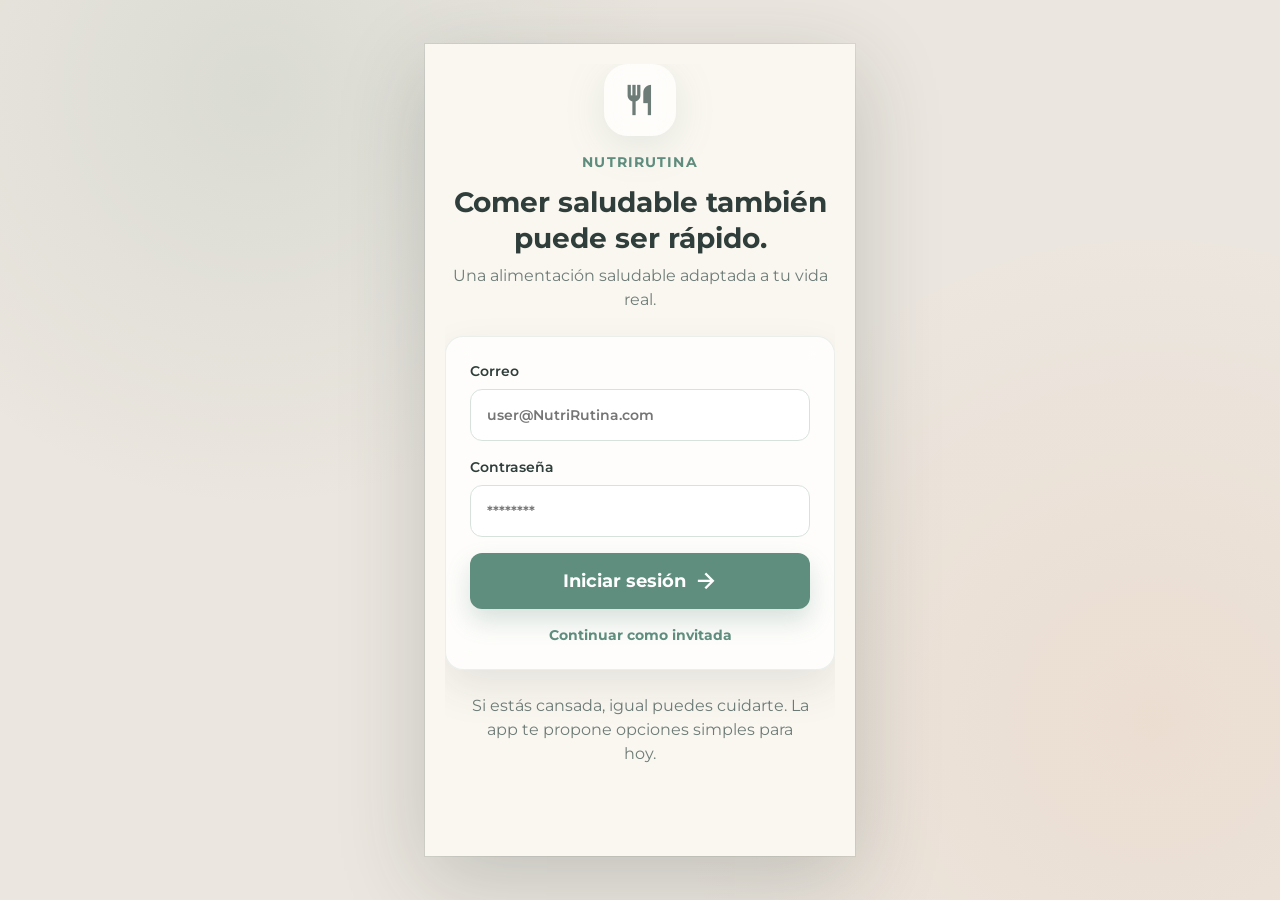
<file: index.html>
﻿<!DOCTYPE html>
<html lang="es">
<head>
  <meta charset="utf-8">
  <meta name="viewport" content="width=device-width, initial-scale=1.0">
  <title>NutriRutina - Iniciar sesi&oacute;n</title>
  <link rel="preconnect" href="https://fonts.googleapis.com">
  <link rel="preconnect" href="https://fonts.gstatic.com" crossorigin>
  <link href="https://fonts.googleapis.com/css2?family=Montserrat:wght@400;500;600;700&display=swap" rel="stylesheet">
  <link href="https://fonts.googleapis.com/css2?family=Material+Symbols+Outlined:wght,FILL@100..700,0..1&display=swap" rel="stylesheet">
  <link rel="stylesheet" href="./styles/base.css">
  <link rel="stylesheet" href="./styles/login.css">
</head>
<body class="login-page">
  <div class="login-background" aria-hidden="true">
    <span></span>
    <span></span>
  </div>

  <main class="login-shell" aria-labelledby="login-title">
    <section class="login-brand">
      <div class="login-logo" aria-hidden="true">
        <span class="material-symbols-outlined">restaurant</span>
      </div>
      <p>NutriRutina</p>
      <h1 id="login-title">Comer saludable tambi&eacute;n puede ser r&aacute;pido.</h1>
      <span>Una alimentaci&oacute;n saludable adaptada a tu vida real.</span>
    </section>

    <form class="login-card" data-login-form>
      <label>
        Correo
        <input type="email" name="email" placeholder="user@NutriRutina.com" autocomplete="email">
      </label>

      <label>
        Contrase&ntilde;a
        <input type="password" name="password" placeholder="********" autocomplete="current-password">
      </label>

      <button class="login-button" type="submit">
        Iniciar sesi&oacute;n
        <span class="material-symbols-outlined" aria-hidden="true">arrow_forward</span>
      </button>

      <a class="guest-link" href="./bienvenida.html">Continuar como invitada</a>
    </form>

    <p class="login-footnote">Si est&aacute;s cansada, igual puedes cuidarte. La app te propone opciones simples para hoy.</p>
  </main>
  <script src="./scripts/prototype-shell.js"></script>
  <script src="./scripts/login.js"></script>
</body>
</html>
</file>
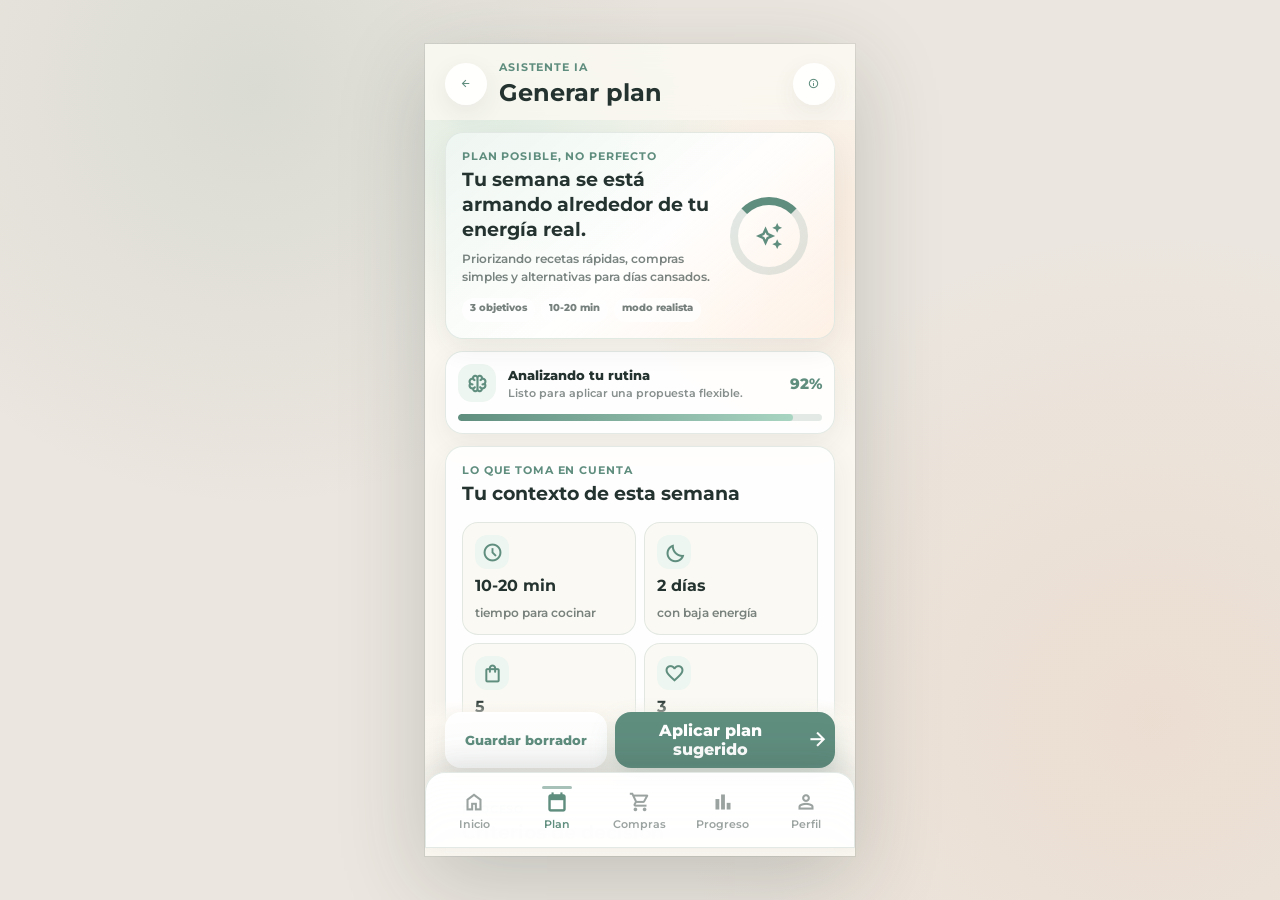
<file: plan-ia.html>
<!DOCTYPE html>
<html lang="es">
<head>
  <meta charset="utf-8">
  <meta name="viewport" content="width=device-width, initial-scale=1.0, viewport-fit=cover">
  <title>NutriRutina - Plan con IA</title>
  <link rel="preconnect" href="https://fonts.googleapis.com">
  <link rel="preconnect" href="https://fonts.gstatic.com" crossorigin>
  <link href="https://fonts.googleapis.com/css2?family=Montserrat:wght@400;500;600;700&display=swap" rel="stylesheet">
  <link href="https://fonts.googleapis.com/css2?family=Material+Symbols+Outlined:wght,FILL@100..700,0..1&display=swap" rel="stylesheet">
  <link rel="stylesheet" href="./styles/base.css">
  <link rel="stylesheet" href="./styles/plan-ia.css">
</head>
<body class="ai-plan-page">
  <header class="ai-header">
    <button class="back-button" type="button" data-next-screen="./plan-semanal.html" aria-label="Volver al plan semanal">
      <span class="material-symbols-outlined" aria-hidden="true">arrow_back</span>
    </button>
    <div>
      <span>Asistente IA</span>
      <h1>Generar plan</h1>
    </div>
    <button class="ai-help" type="button" data-toast="La IA adapta opciones usando tu rutina, energia y tiempo disponible." aria-label="Ver ayuda">
      <span class="material-symbols-outlined" aria-hidden="true">info</span>
    </button>
  </header>

  <main class="ai-content">
    <section class="ai-hero" aria-label="Resumen del plan inteligente">
      <div class="ai-copy">
        <span class="eyebrow">Plan posible, no perfecto</span>
        <h2>Tu semana se est&aacute; armando alrededor de tu energ&iacute;a real.</h2>
        <p id="ai-summary">Priorizando recetas r&aacute;pidas, compras simples y alternativas para d&iacute;as cansados.</p>
        <div class="ai-status-pills" aria-label="Estado de generacion">
          <span>3 objetivos</span>
          <span>10-20 min</span>
          <span>modo realista</span>
        </div>
      </div>
      <div class="ai-orbit" aria-hidden="true">
        <span class="material-symbols-outlined">auto_awesome</span>
      </div>
    </section>

    <section class="generation-card" aria-label="Estado de generacion del plan">
      <div class="generation-top">
        <span class="material-symbols-outlined" aria-hidden="true">neurology</span>
        <div>
          <strong>Analizando tu rutina</strong>
          <p>Listo para aplicar una propuesta flexible.</p>
        </div>
        <em>92%</em>
      </div>
      <div class="generation-meter" aria-hidden="true"><span></span></div>
    </section>

    <section class="ai-inputs" aria-labelledby="ai-inputs-title">
      <div class="section-heading">
        <span>Lo que toma en cuenta</span>
        <h2 id="ai-inputs-title">Tu contexto de esta semana</h2>
      </div>

      <div class="context-grid">
        <article>
          <span class="material-symbols-outlined" aria-hidden="true">schedule</span>
          <strong>10-20 min</strong>
          <p>tiempo para cocinar</p>
        </article>
        <article>
          <span class="material-symbols-outlined" aria-hidden="true">bedtime</span>
          <strong>2 d&iacute;as</strong>
          <p>con baja energ&iacute;a</p>
        </article>
        <article>
          <span class="material-symbols-outlined" aria-hidden="true">shopping_bag</span>
          <strong>5</strong>
          <p>compras pendientes</p>
        </article>
        <article>
          <span class="material-symbols-outlined" aria-hidden="true">favorite</span>
          <strong>3</strong>
          <p>objetivos activos</p>
        </article>
      </div>
    </section>

    <section class="ai-process" aria-labelledby="ai-process-title">
      <div class="section-heading">
        <span>Proceso</span>
        <h2 id="ai-process-title">Criterios de decisi&oacute;n</h2>
      </div>

      <ol class="process-list">
        <li class="is-done">
          <span class="material-symbols-outlined" aria-hidden="true">check</span>
          Detecta tus comidas base y preferencias.
        </li>
        <li class="is-done">
          <span class="material-symbols-outlined" aria-hidden="true">check</span>
          Prioriza recetas r&aacute;pidas para d&iacute;as ocupados.
        </li>
        <li class="is-active">
          <span class="material-symbols-outlined" aria-hidden="true">auto_awesome</span>
          Equilibra variedad, energ&iacute;a y lista de compras.
        </li>
      </ol>
    </section>

    <section class="ai-preview" aria-labelledby="ai-preview-title">
      <div class="section-heading">
        <span>Resultado sugerido</span>
        <h2 id="ai-preview-title">Tu semana ajustada</h2>
      </div>

      <div class="match-card">
        <div>
          <span>afinidad del plan</span>
          <strong>88%</strong>
        </div>
        <p>El plan evita exigirte de m&aacute;s y deja margen para cambiar comidas si el d&iacute;a se complica.</p>
      </div>

      <article class="suggestion-card is-primary">
        <div>
          <span class="material-symbols-outlined" aria-hidden="true">wb_sunny</span>
          <strong>Lunes a mi&eacute;rcoles</strong>
          <p>Comidas completas, preparaci&oacute;n corta y una base repetible.</p>
        </div>
        <em>78% afinidad</em>
      </article>

      <article class="suggestion-card">
        <div>
          <span class="material-symbols-outlined" aria-hidden="true">bolt</span>
          <strong>Jueves ocupado</strong>
          <p>Opci&oacute;n r&aacute;pida: bowl listo con prote&iacute;na y vegetales.</p>
        </div>
        <em>15 min</em>
      </article>

      <article class="suggestion-card">
        <div>
          <span class="material-symbols-outlined" aria-hidden="true">nights_stay</span>
          <strong>Viernes cansado</strong>
          <p>Cena ligera sin cocinar: yogur, fruta y frutos secos.</p>
        </div>
        <em>sin culpa</em>
      </article>
    </section>

    <section class="ai-adjustments" aria-labelledby="ai-adjust-title">
      <div class="section-heading">
        <span>Ajustes r&aacute;pidos</span>
        <h2 id="ai-adjust-title">Personaliza antes de aplicar</h2>
      </div>

      <div class="adjustment-chips" role="group" aria-label="Ajustes del plan">
        <button class="is-active" type="button" data-ai-mode="rapido">M&aacute;s r&aacute;pido</button>
        <button type="button" data-ai-mode="economico">M&aacute;s econ&oacute;mico</button>
        <button type="button" data-ai-mode="variedad">M&aacute;s variedad</button>
        <button type="button" data-ai-mode="cocina">Menos cocina</button>
      </div>
    </section>
  </main>

  <div class="ai-bottom-action">
    <button class="secondary-action" type="button" data-next-screen="./plan-semanal.html">
      Guardar borrador
    </button>
    <button type="button" data-next-screen="./plan-semanal.html">
      Aplicar plan sugerido
      <span class="material-symbols-outlined" aria-hidden="true">arrow_forward</span>
    </button>
  </div>

  <div data-bottom-nav data-active="plan"></div>
  <script src="./scripts/prototype-shell.js"></script>
  <script src="./scripts/bottom-nav.js"></script>
  <script src="./scripts/plan-ia.js"></script>
</body>
</html>
</file>
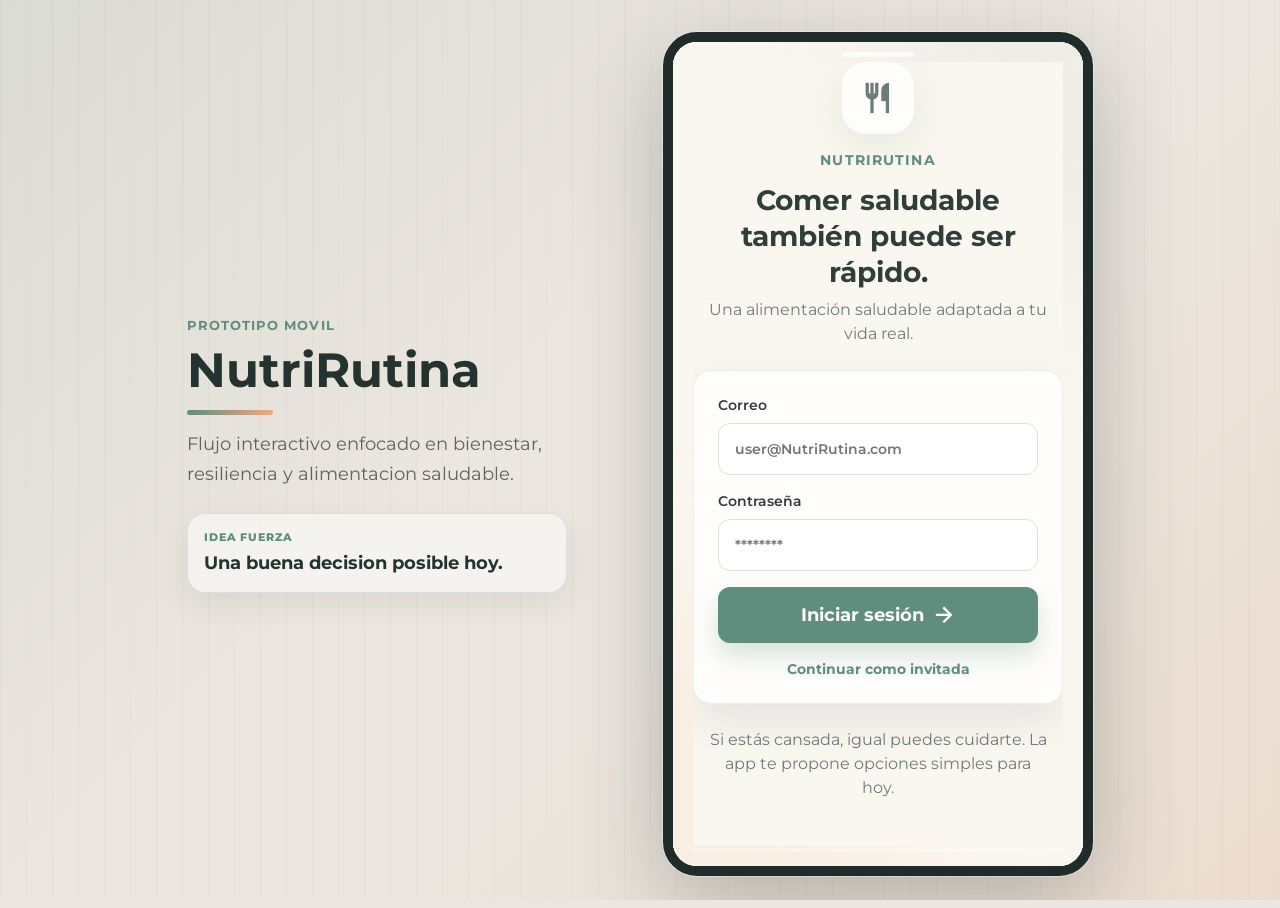
<file: presentacion.html>
<!DOCTYPE html>
<html lang="es">
<head>
  <meta charset="utf-8">
  <meta name="viewport" content="width=device-width, initial-scale=1.0">
  <title>NutriRutina - Presentacion</title>
  <link rel="preconnect" href="https://fonts.googleapis.com">
  <link rel="preconnect" href="https://fonts.gstatic.com" crossorigin>
  <link href="https://fonts.googleapis.com/css2?family=Montserrat:wght@400;500;600;700&display=swap" rel="stylesheet">
  <link rel="stylesheet" href="./styles/presentacion.css">
</head>
<body>
  <main class="presentation-stage" aria-label="Presentacion del prototipo NutriRutina">
    <section class="presentation-copy">
      <p>Prototipo movil</p>
      <h1>NutriRutina</h1>
      <span>Flujo interactivo enfocado en bienestar, resiliencia y alimentacion saludable.</span>
      <div class="presentation-signature" aria-label="Idea central del prototipo">
        <strong>Idea fuerza</strong>
        <em>Una buena decision posible hoy.</em>
      </div>
    </section>

    <section class="phone-frame" aria-label="Vista movil del prototipo">
      <div class="phone-speaker" aria-hidden="true"></div>
      <iframe src="./index.html" title="Prototipo movil NutriRutina"></iframe>
    </section>
  </main>
</body>
</html>
</file>
<file: styles/base.css>
:root {
  --color-primary: #5f8d7e;
  --color-primary-light: #a8d5c2;
  --color-on-primary: #ffffff;
  --color-background: #faf7f0;
  --color-on-background: #2f3e3a;
  --color-on-surface: #2d3436;
  --color-on-surface-variant: #6e7c78;
  --color-secondary: #f2a97e;
  --color-soft-secondary: #e9edc9;
  --color-on-secondary: #4f5d3d;
  --color-tertiary: #f2a97e;
  --color-on-tertiary: #ffffff;
  --color-surface-container: #f3f1ea;
  --color-surface-variant: #f3f4f1;
  --color-surface: #ffffff;
  --color-outline: #d8e2dc;
  --color-outline-soft: #f0f0f0;
  --color-neutral-light: #e6ece8;
  --color-selected-light: #eef6f1;
  --color-soft-bg: #eef6f1;
  --color-ink: #24332f;
  --color-leaf-dark: #486f63;
  --color-citrus-soft: #f6c49b;
  --color-sage-paper: #f0f4e8;
  --font-family: "Montserrat", system-ui, -apple-system, BlinkMacSystemFont, "Segoe UI", sans-serif;
  --space-xs: 4px;
  --space-base: 8px;
  --space-sm: 12px;
  --space-gutter: 16px;
  --space-margin-mobile: 20px;
  --space-md: 24px;
  --space-lg: 40px;
  --space-xl: 64px;
  --radius-lg: 8px;
  --radius-xl: 12px;
  --shadow-soft: 0 10px 40px rgba(95, 141, 126, 0.15);
  --bottom-nav-height: 76px;
  --prototype-mobile-width: 430px;
  --prototype-mobile-height: min(812px, calc(100dvh - 48px));
}

* {
  box-sizing: border-box;
}

html {
  min-height: 100%;
}

body {
  min-height: 100dvh;
  margin: 0;
  background:
    linear-gradient(135deg, rgba(95, 141, 126, 0.06), transparent 34%),
    linear-gradient(315deg, rgba(242, 169, 126, 0.08), transparent 38%),
    var(--color-background);
  color: var(--color-on-background);
  font-family: var(--font-family);
  -webkit-tap-highlight-color: transparent;
}

button,
a {
  font: inherit;
}

button {
  border: 0;
}

a {
  color: inherit;
  text-decoration: none;
}

button,
a,
[data-next-screen] {
  touch-action: manipulation;
}

button:focus-visible,
a:focus-visible,
[role="link"]:focus-visible {
  outline: 3px solid rgba(95, 141, 126, 0.28);
  outline-offset: 3px;
}

button,
[data-next-screen],
.app-bottom-nav__item {
  -webkit-user-select: none;
  user-select: none;
}

[data-next-screen] {
  cursor: pointer;
}

body.has-bottom-nav {
  padding-bottom: calc(var(--bottom-nav-height) + env(safe-area-inset-bottom) + 28px) !important;
}

body.shopping-page.has-bottom-nav {
  padding-bottom: calc(var(--bottom-nav-height) + env(safe-area-inset-bottom) + 124px) !important;
}

body.prototype-shell-enabled {
  display: flex;
  min-height: 100dvh;
  align-items: center;
  justify-content: center;
  overflow: hidden;
  padding: 0 !important;
  background: var(--color-background);
}

.prototype-shell {
  position: relative;
  width: 100vw;
  height: 100dvh;
  min-height: 0 !important;
  overflow-x: hidden;
  overflow-y: hidden;
  background:
    linear-gradient(rgba(250, 247, 240, 0.94), rgba(250, 247, 240, 0.94)),
    repeating-linear-gradient(0deg, rgba(95, 141, 126, 0.035) 0 1px, transparent 1px 18px),
    var(--color-background);
  transform: translateZ(0);
}

.prototype-scroll {
  position: relative;
  width: 100%;
  height: 100%;
  overflow-x: hidden;
  overflow-y: auto;
  background: inherit;
  scrollbar-width: thin;
}

.prototype-scroll::after {
  display: block;
  height: 8px;
  content: "";
}

.prototype-shell.screen,
.prototype-shell.flow-page,
.prototype-shell.objectives-page,
.prototype-shell.dashboard-page,
.prototype-shell.recommendation-page,
.prototype-shell.weekly-plan-page,
.prototype-shell.fatigue-page,
.prototype-shell.shopping-page,
.prototype-shell.progress-page,
.prototype-shell.profile-page,
.prototype-shell.login-page {
  min-height: 0 !important;
}

.prototype-shell.has-bottom-nav,
.prototype-shell.dashboard-page,
.prototype-shell.weekly-plan-page,
.prototype-shell.fatigue-page,
.prototype-shell.progress-page,
.prototype-shell.profile-page,
.prototype-shell.recommendation-page {
  padding-bottom: 0 !important;
}

.prototype-shell.has-bottom-nav .prototype-scroll,
.prototype-shell.dashboard-page .prototype-scroll,
.prototype-shell.weekly-plan-page .prototype-scroll,
.prototype-shell.fatigue-page .prototype-scroll,
.prototype-shell.progress-page .prototype-scroll,
.prototype-shell.profile-page .prototype-scroll,
.prototype-shell.recommendation-page .prototype-scroll {
  padding-bottom: calc(var(--bottom-nav-height) + 32px) !important;
}

.prototype-shell.shopping-page {
  padding-bottom: 0 !important;
}

.prototype-shell.shopping-page .prototype-scroll {
  padding-bottom: calc(var(--bottom-nav-height) + 152px) !important;
}

.prototype-shell.flow-page {
  padding-bottom: 0 !important;
}

.prototype-shell.flow-page .prototype-scroll {
  padding-bottom: 112px !important;
}

.prototype-shell .app-bottom-nav,
.prototype-shell .bottom-action,
.prototype-shell .ai-bottom-action {
  position: absolute !important;
  right: 0 !important;
  left: 0 !important;
  width: 100% !important;
  max-width: 100% !important;
  transform: none !important;
}

.prototype-shell .app-bottom-nav,
.prototype-shell .bottom-action {
  bottom: 0 !important;
}

.prototype-shell .ai-bottom-action {
  bottom: var(--bottom-nav-height) !important;
}

.prototype-shell .app-bottom-nav {
  padding-right: 0 !important;
  padding-left: 0 !important;
}

.prototype-shell .app-bottom-nav__inner {
  max-width: 100% !important;
}

.prototype-shell .recommendation-header {
  position: absolute !important;
  top: 0 !important;
  right: 0 !important;
  left: 0 !important;
  width: 100% !important;
  max-width: 100% !important;
  transform: none !important;
}

.prototype-shell .shopping-summary {
  position: absolute !important;
  right: 20px !important;
  bottom: var(--bottom-nav-height) !important;
  left: 20px !important;
  width: calc(100% - 40px) !important;
  max-width: calc(100% - 40px) !important;
  transform: none !important;
}

.prototype-shell .background-shapes,
.prototype-shell .login-background,
.prototype-shell .mesh-background {
  right: 0 !important;
  left: 0 !important;
  width: 100% !important;
  max-width: 100% !important;
  transform: none !important;
}

.prototype-shell .objectives-content {
  min-height: 100% !important;
  justify-content: flex-start !important;
}

.prototype-shell .objective-images,
.prototype-shell .profile-grid,
.prototype-shell .energy-list {
  grid-template-columns: 1fr !important;
}

.prototype-shell .objective-image-card-secondary {
  display: none !important;
}

.prototype-shell .objective-card {
  min-height: auto !important;
}

.prototype-toast {
  position: absolute;
  right: 18px;
  bottom: calc(var(--bottom-nav-height) + 18px);
  left: 18px;
  z-index: 140;
  padding: 12px 14px;
  border: 1px solid rgba(95, 141, 126, 0.18);
  border-radius: 14px;
  background: rgba(47, 62, 58, 0.94);
  color: #ffffff;
  font-size: 12px;
  font-weight: 600;
  line-height: 18px;
  text-align: center;
  opacity: 0;
  pointer-events: none;
  transform: translateY(10px);
  transition: opacity 180ms ease, transform 180ms ease;
}

.prototype-toast.is-visible {
  opacity: 1;
  transform: translateY(0);
}

.bottom-action {
  z-index: 110;
  padding: 14px 16px;
  border-top: 1px solid rgba(216, 226, 220, 0.72);
  background: rgba(255, 255, 255, 0.94);
  box-shadow: 0 -10px 24px rgba(47, 62, 58, 0.08);
  backdrop-filter: blur(14px);
}

.motivation-strip {
  display: flex;
  align-items: center;
  gap: var(--space-base);
  padding: 10px 12px;
  border: 1px solid rgba(95, 141, 126, 0.18);
  border-radius: var(--radius-xl);
  background:
    linear-gradient(90deg, rgba(95, 141, 126, 0.1), rgba(255, 255, 255, 0.72)),
    var(--color-soft-bg);
  color: #4a6e62;
  text-align: left;
}

.motivation-strip .material-symbols-outlined {
  flex: 0 0 auto;
  color: var(--color-primary);
  font-size: 20px;
}

.motivation-strip strong {
  font-size: 12px;
  font-weight: 700;
  line-height: 18px;
}

.dashboard-header,
.weekly-header,
.shopping-header,
.progress-header,
.profile-header {
  min-height: 72px;
  padding: 14px var(--space-margin-mobile) !important;
}

.profile-greeting,
.weekly-title-group,
.shopping-title-group,
.progress-title-group,
.profile-heading {
  min-width: 0;
  gap: var(--space-sm);
}

.avatar,
.weekly-avatar,
.shopping-avatar,
.progress-avatar,
.profile-avatar {
  width: 44px !important;
  height: 44px !important;
  flex: 0 0 44px !important;
  border: 2px solid rgba(95, 141, 126, 0.72) !important;
  border-radius: 999px;
  box-shadow: 0 3px 10px rgba(47, 62, 58, 0.08);
}

.profile-greeting h1,
.weekly-title-group h1,
.shopping-title-group h1,
.progress-title-group h1,
.profile-heading h1 {
  margin: 0;
  color: var(--color-on-background) !important;
  font-size: 26px !important;
  font-weight: 700;
  line-height: 32px !important;
}

.notification-button,
.weekly-notification,
.shopping-notification,
.progress-notification,
.profile-settings {
  display: inline-grid !important;
  width: 40px !important;
  height: 40px !important;
  flex: 0 0 40px !important;
  place-items: center;
  border: 1px solid rgba(216, 226, 220, 0.72) !important;
  border-radius: 999px !important;
  background: rgba(255, 255, 255, 0.92) !important;
  color: var(--color-on-surface) !important;
  box-shadow: 0 3px 10px rgba(47, 62, 58, 0.08) !important;
}

.notification-button .material-symbols-outlined,
.weekly-notification .material-symbols-outlined,
.shopping-notification .material-symbols-outlined,
.progress-notification .material-symbols-outlined,
.profile-settings .material-symbols-outlined {
  width: 22px;
  height: 22px;
  font-size: 22px;
}

.period-tabs,
.plan-tabs {
  min-height: 48px;
  gap: var(--space-xs);
  padding: var(--space-xs);
  border-radius: var(--radius-xl);
  background: rgba(244, 235, 221, 0.58) !important;
}

.period-tab,
.plan-tab {
  min-height: 40px;
  border-radius: var(--radius-lg);
  font-size: 14px !important;
  font-weight: 600 !important;
  line-height: 20px !important;
}

.plan-tab .material-symbols-outlined {
  width: 18px;
  height: 18px;
  font-size: 18px !important;
}

.quick-icon {
  width: 48px !important;
  height: 48px !important;
  border-radius: 14px !important;
}

.quick-icon .material-symbols-outlined {
  font-size: 26px !important;
}

.day-card {
  min-width: 56px !important;
  padding: 12px 0 !important;
  border-radius: 14px !important;
}

.day-card span {
  font-size: 11px !important;
  line-height: 14px !important;
}

.day-card strong {
  font-size: 20px !important;
  line-height: 26px !important;
}

.generate-plan-button {
  min-height: 54px !important;
  font-size: 18px !important;
  line-height: 24px !important;
}

.generate-plan-button .material-symbols-outlined {
  font-size: 22px !important;
}

.summary-card,
.meal-card,
.featured-meal,
.recipe-card,
.alternative-card,
.shopping-category,
.quick-recipe-card,
.weekly-meal-card,
.progress-card,
.profile-card,
.objective-card,
.time-card {
  transition: border-color 180ms ease, box-shadow 180ms ease, transform 180ms ease;
}

.summary-card,
.meal-card,
.recipe-card,
.alternative-card,
.shopping-category,
.quick-recipe-card,
.weekly-meal-card,
.progress-card,
.profile-card {
  box-shadow: 0 8px 24px rgba(47, 62, 58, 0.07) !important;
}

.summary-card,
.meal-card,
.weekly-meal-card,
.shopping-category,
.progress-card,
.profile-card,
.recipe-card,
.alternative-card {
  position: relative;
}

.summary-card::before,
.meal-card::before,
.weekly-meal-card::before,
.shopping-category::before,
.progress-card::before,
.profile-card::before,
.recipe-card::before {
  position: absolute;
  top: 12px;
  bottom: 12px;
  left: 0;
  width: 3px;
  border-radius: 999px;
  background: linear-gradient(var(--color-primary), rgba(242, 169, 126, 0.72));
  content: "";
  opacity: 0.55;
}

.meal-card:active,
.featured-meal:active,
.alternative-card:active,
.quick-recipe-card:active,
.weekly-meal-card:active,
.profile-card:active,
.objective-card:active,
.time-card:active {
  transform: scale(0.985);
}

.app-bottom-nav {
  filter: drop-shadow(0 -8px 22px rgba(47, 62, 58, 0.08));
}

.app-bottom-nav__inner {
  border-radius: 22px 22px 0 0;
}

.app-bottom-nav__item {
  position: relative;
}

.app-bottom-nav__item.is-active::before {
  position: absolute;
  top: 4px;
  width: 30px;
  height: 3px;
  border-radius: 999px;
  background: currentColor;
  content: "";
  opacity: 0.55;
}

.screen {
  position: relative;
  display: flex;
  min-height: max(884px, 100dvh);
  align-items: center;
  justify-content: center;
  overflow: hidden;
  padding: var(--space-margin-mobile);
}

.material-symbols-outlined {
  display: inline-flex;
  align-items: center;
  justify-content: center;
  font-size: 1.35em;
  font-variation-settings:
    "FILL" 0,
    "wght" 500,
    "GRAD" 0,
    "opsz" 24;
  line-height: 1;
}

.fade-in-up {
  animation: fade-in-up 700ms cubic-bezier(0.16, 1, 0.3, 1) var(--delay, 0ms) both;
}

.app-bottom-nav {
  position: fixed;
  right: 0;
  bottom: 0;
  left: 0;
  z-index: 100;
  display: flex;
  justify-content: center;
  padding: 8px var(--space-margin-mobile) calc(8px + env(safe-area-inset-bottom));
  background: linear-gradient(to top, rgba(250, 247, 240, 0.98), rgba(250, 247, 240, 0));
  pointer-events: none;
}

.app-bottom-nav__inner {
  display: grid;
  width: 100%;
  max-width: 720px;
  min-height: var(--bottom-nav-height);
  grid-template-columns: repeat(5, minmax(0, 1fr));
  align-items: center;
  gap: 2px;
  padding: 6px 8px;
  border: 1px solid rgba(216, 226, 220, 0.7);
  border-radius: 20px 20px 0 0;
  background: rgba(255, 255, 255, 0.94);
  box-shadow: 0 -8px 28px rgba(47, 62, 58, 0.1);
  backdrop-filter: blur(14px);
  pointer-events: auto;
}

.app-bottom-nav__item {
  display: flex;
  min-width: 0;
  height: 56px;
  flex-direction: column;
  align-items: center;
  justify-content: center;
  gap: 3px;
  border-radius: 14px;
  color: rgba(47, 62, 58, 0.48);
  font-size: 11px;
  font-weight: 600;
  line-height: 14px;
  text-align: center;
  transition: background-color 160ms ease, color 160ms ease, transform 160ms ease;
}

.app-bottom-nav__item .material-symbols-outlined {
  width: 24px;
  height: 24px;
  font-size: 22px;
}

.app-bottom-nav__item.is-active {
  color: var(--color-primary);
}

.app-bottom-nav__item.is-active .material-symbols-outlined {
  font-variation-settings:
    "FILL" 1,
    "wght" 600,
    "GRAD" 0,
    "opsz" 24;
}

.app-bottom-nav__item:active {
  transform: scale(0.94);
}

@media (max-width: 360px) {
  .app-bottom-nav {
    padding-inline: var(--space-sm);
  }

  .app-bottom-nav__inner {
    padding-inline: 6px;
  }

  .app-bottom-nav__item {
    font-size: 10px;
  }
}

@media (min-width: 520px) {
  html {
    height: 100dvh;
    min-height: 100%;
    overflow: hidden;
  }

  body.prototype-shell-enabled {
    padding: 24px !important;
    background:
      radial-gradient(circle at 20% 10%, rgba(95, 141, 126, 0.12), transparent 32%),
      radial-gradient(circle at 90% 80%, rgba(242, 169, 126, 0.14), transparent 36%),
      #ebe6df;
  }

  .prototype-shell {
    width: min(var(--prototype-mobile-width), 100vw);
    height: var(--prototype-mobile-height);
    box-shadow: 0 0 0 1px rgba(47, 62, 58, 0.08), 0 24px 80px rgba(47, 62, 58, 0.22);
  }

  body.prototype-shell-enabled.has-bottom-nav,
  body.prototype-shell-enabled.shopping-page.has-bottom-nav {
    padding-bottom: 24px !important;
  }

  .prototype-shell.has-bottom-nav,
  .prototype-shell.dashboard-page,
  .prototype-shell.weekly-plan-page,
  .prototype-shell.fatigue-page,
  .prototype-shell.progress-page,
  .prototype-shell.profile-page,
  .prototype-shell.recommendation-page {
    padding-bottom: 0 !important;
  }

  .prototype-shell.has-bottom-nav .prototype-scroll,
  .prototype-shell.dashboard-page .prototype-scroll,
  .prototype-shell.weekly-plan-page .prototype-scroll,
  .prototype-shell.fatigue-page .prototype-scroll,
  .prototype-shell.progress-page .prototype-scroll,
  .prototype-shell.profile-page .prototype-scroll,
  .prototype-shell.recommendation-page .prototype-scroll {
    padding-bottom: calc(var(--bottom-nav-height) + 32px) !important;
  }

  .prototype-shell.shopping-page {
    padding-bottom: 0 !important;
  }

  .prototype-shell.shopping-page .prototype-scroll {
    padding-bottom: calc(var(--bottom-nav-height) + 152px) !important;
  }

  .prototype-shell.flow-page {
    padding-bottom: 0 !important;
  }

  .prototype-shell.flow-page .prototype-scroll {
    padding-bottom: 112px !important;
  }

  .prototype-shell .app-bottom-nav,
  .prototype-shell .bottom-action {
    position: absolute !important;
    right: 0 !important;
    bottom: 0 !important;
    left: 0 !important;
    width: 100% !important;
    max-width: 100% !important;
    transform: none !important;
  }

  .prototype-shell .app-bottom-nav {
    padding-right: 0 !important;
    padding-left: 0 !important;
  }

  .prototype-shell .app-bottom-nav__inner {
    max-width: 100% !important;
  }

  .prototype-shell .recommendation-header {
    position: absolute !important;
    top: 0 !important;
    right: 0 !important;
    left: 0 !important;
    width: 100% !important;
    max-width: 100% !important;
    transform: none !important;
  }

  .prototype-shell .shopping-summary {
    position: absolute !important;
    right: 20px !important;
    bottom: var(--bottom-nav-height) !important;
    left: 20px !important;
    width: calc(100% - 40px) !important;
    max-width: calc(100% - 40px) !important;
    transform: none !important;
  }

  .prototype-shell .background-shapes,
  .prototype-shell .login-background,
  .prototype-shell .mesh-background {
    position: absolute !important;
    right: 0 !important;
    left: 0 !important;
    width: 100% !important;
    max-width: 100% !important;
    transform: none !important;
  }

  .screen,
  .flow-page,
  .objectives-page,
  .dashboard-page,
  .recommendation-page,
  .weekly-plan-page,
  .fatigue-page,
  .shopping-page,
  .progress-page,
  .profile-page,
  .login-page {
    min-height: 100% !important;
  }

  .objectives-content {
    min-height: 100% !important;
    justify-content: flex-start !important;
  }

  .objectives-grid,
  .objective-images,
  .time-grid,
  .profile-grid,
  .energy-list {
    grid-template-columns: 1fr !important;
  }

  .objective-image-card-secondary {
    display: none !important;
  }

  .objectives-header h1,
  .intro-section h1,
  .profile-header h1,
  .weekly-title-group h1,
  .profile-greeting h1 {
    font-size: 28px !important;
    line-height: 36px !important;
  }

  .objective-card {
    min-height: auto !important;
  }

  .objective-images,
  .continue-area {
    margin-top: var(--space-lg) !important;
  }
}

@keyframes fade-in-up {
  from {
    opacity: 0;
    transform: translateY(24px);
  }

  to {
    opacity: 1;
    transform: translateY(0);
  }
}

@media (prefers-reduced-motion: reduce) {
  *,
  *::before,
  *::after {
    animation-duration: 1ms !important;
    animation-iteration-count: 1 !important;
    scroll-behavior: auto !important;
    transition-duration: 1ms !important;
  }
}
</file>
<file: styles/login.css>
.login-page {
  position: relative;
  display: flex;
  min-height: max(884px, 100dvh);
  align-items: center;
  justify-content: center;
  overflow: hidden;
  padding: var(--space-margin-mobile);
  background: var(--color-background);
}

.login-background {
  position: fixed;
  inset: 0;
  z-index: -1;
  overflow: hidden;
  pointer-events: none;
}

.login-background span {
  position: absolute;
  display: block;
  border-radius: 999px;
  filter: blur(86px);
}

.login-background span:first-child {
  top: -12%;
  right: -22%;
  width: 72%;
  height: 42%;
  background: rgba(95, 141, 126, 0.1);
}

.login-background span:last-child {
  bottom: -14%;
  left: -24%;
  width: 78%;
  height: 46%;
  background: rgba(242, 169, 126, 0.14);
}

.login-shell {
  width: 100%;
  max-width: 420px;
}

.login-brand {
  margin-bottom: var(--space-md);
  text-align: center;
}

.login-logo {
  display: inline-grid;
  width: 72px;
  height: 72px;
  place-items: center;
  margin-bottom: var(--space-gutter);
  border-radius: 24px;
  background: rgba(255, 255, 255, 0.68);
  color: var(--color-primary);
  box-shadow: var(--shadow-soft);
  backdrop-filter: blur(12px);
}

.login-logo .material-symbols-outlined {
  font-size: 36px;
}

.login-brand p {
  margin: 0 0 var(--space-sm);
  color: var(--color-primary);
  font-size: 14px;
  font-weight: 700;
  letter-spacing: 0.08em;
  line-height: 20px;
  text-transform: uppercase;
}

.login-brand h1 {
  margin: 0 0 var(--space-base);
  color: var(--color-on-background);
  font-size: 28px;
  font-weight: 700;
  line-height: 36px;
}

.login-brand span,
.login-footnote {
  color: var(--color-on-surface-variant);
  font-size: 16px;
  line-height: 24px;
}

.login-card {
  display: flex;
  flex-direction: column;
  gap: var(--space-gutter);
  padding: var(--space-md);
  border: 1px solid rgba(95, 141, 126, 0.12);
  border-radius: 18px;
  background: rgba(255, 255, 255, 0.72);
  box-shadow: 0 18px 42px rgba(47, 62, 58, 0.1);
  backdrop-filter: blur(12px);
}

.login-card label {
  display: flex;
  flex-direction: column;
  gap: var(--space-base);
  color: var(--color-on-background);
  font-size: 14px;
  font-weight: 600;
  line-height: 20px;
}

.login-card input {
  width: 100%;
  min-height: 52px;
  padding: 0 var(--space-gutter);
  border: 1px solid var(--color-outline);
  border-radius: var(--radius-xl);
  background: var(--color-surface);
  color: var(--color-on-background);
  font: inherit;
}

.login-card input:focus {
  border-color: var(--color-primary);
  outline: 3px solid rgba(95, 141, 126, 0.16);
}

.login-button {
  display: inline-flex;
  min-height: 56px;
  align-items: center;
  justify-content: center;
  gap: var(--space-base);
  border-radius: var(--radius-xl);
  background: var(--color-primary);
  color: var(--color-on-primary);
  cursor: pointer;
  font-size: 18px;
  font-weight: 700;
  line-height: 28px;
  box-shadow: 0 12px 24px rgba(95, 141, 126, 0.24);
}

.guest-link {
  color: var(--color-primary);
  font-size: 14px;
  font-weight: 700;
  line-height: 20px;
  text-align: center;
}

.login-footnote {
  max-width: 340px;
  margin: var(--space-md) auto 0;
  text-align: center;
}
</file>
<file: styles/plan-ia.css>
.ai-plan-page {
  min-height: 100dvh;
  background:
    radial-gradient(circle at 18% 8%, rgba(168, 213, 194, 0.3), transparent 30%),
    radial-gradient(circle at 92% 22%, rgba(242, 169, 126, 0.16), transparent 28%),
    var(--color-background);
  color: var(--color-ink);
}

.ai-header,
.ai-content {
  width: 100%;
  max-width: 720px;
  margin: 0 auto;
}

.ai-header {
  position: sticky;
  top: 0;
  z-index: 10;
  display: grid;
  grid-template-columns: 42px minmax(0, 1fr) 42px;
  gap: var(--space-sm);
  align-items: center;
  padding: var(--space-gutter) var(--space-margin-mobile) var(--space-sm);
  background: rgba(250, 247, 240, 0.86);
  backdrop-filter: blur(14px);
}

.back-button,
.ai-help {
  display: inline-grid;
  width: 42px;
  height: 42px;
  place-items: center;
  border-radius: 999px;
  background: rgba(255, 255, 255, 0.92);
  color: var(--color-primary);
  cursor: pointer;
  box-shadow: 0 8px 24px rgba(47, 62, 58, 0.08);
}

.ai-header span,
.eyebrow,
.section-heading span {
  display: block;
  color: var(--color-primary);
  font-size: 11px;
  font-weight: 700;
  letter-spacing: 0.08em;
  line-height: 14px;
  text-transform: uppercase;
}

.ai-header h1 {
  margin: var(--space-xs) 0 0;
  color: var(--color-ink);
  font-size: 24px;
  font-weight: 700;
  line-height: 30px;
}

.ai-content {
  display: flex;
  flex-direction: column;
  gap: var(--space-sm);
  padding: var(--space-sm) var(--space-margin-mobile) 164px;
}

.ai-hero,
.generation-card,
.ai-inputs,
.ai-process,
.ai-preview,
.ai-adjustments {
  border: 1px solid rgba(216, 226, 220, 0.72);
  border-radius: 18px;
  background: rgba(255, 255, 255, 0.88);
  box-shadow: 0 10px 28px rgba(47, 62, 58, 0.07);
}

.ai-hero {
  position: relative;
  display: grid;
  grid-template-columns: minmax(0, 1fr) 88px;
  gap: var(--space-sm);
  overflow: hidden;
  padding: var(--space-gutter);
  background:
    linear-gradient(140deg, rgba(238, 246, 241, 0.98), rgba(255, 255, 255, 0.92) 54%, rgba(255, 240, 228, 0.8));
}

.ai-copy h2,
.section-heading h2 {
  margin: 4px 0 0;
  color: var(--color-ink);
  font-size: 19px;
  font-weight: 700;
  line-height: 25px;
}

.ai-copy p,
.context-grid p,
.suggestion-card p {
  margin: var(--space-base) 0 0;
  color: rgba(47, 62, 58, 0.64);
  font-size: 12px;
  font-weight: 600;
  line-height: 18px;
}

.ai-status-pills {
  display: flex;
  flex-wrap: wrap;
  gap: 6px;
  margin-top: var(--space-sm);
}

.ai-status-pills span {
  min-height: 24px;
  padding: 4px var(--space-base);
  border-radius: 999px;
  background: rgba(255, 255, 255, 0.72);
  color: rgba(47, 62, 58, 0.66);
  font-size: 10px;
  font-weight: 800;
  line-height: 12px;
  text-transform: lowercase;
}

.ai-orbit {
  position: relative;
  display: grid;
  width: 78px;
  height: 78px;
  align-self: center;
  place-items: center;
  border: 8px solid rgba(95, 141, 126, 0.18);
  border-top-color: var(--color-primary);
  border-radius: 999px;
  color: var(--color-primary);
  animation: aiSpin 4s linear infinite;
}

.ai-orbit .material-symbols-outlined {
  font-size: 28px;
  animation: aiCounterSpin 4s linear infinite;
}

.generation-card {
  padding: var(--space-sm);
}

.generation-top {
  display: grid;
  grid-template-columns: 38px minmax(0, 1fr) auto;
  gap: var(--space-sm);
  align-items: center;
}

.generation-top > .material-symbols-outlined {
  display: inline-grid;
  width: 38px;
  height: 38px;
  place-items: center;
  border-radius: 14px;
  background: var(--color-soft-bg);
  color: var(--color-primary);
  font-size: 23px;
}

.generation-top strong {
  color: var(--color-ink);
  font-size: 13px;
  font-weight: 800;
  line-height: 18px;
}

.generation-top p {
  margin: 2px 0 0;
  color: rgba(47, 62, 58, 0.58);
  font-size: 11px;
  font-weight: 600;
  line-height: 15px;
}

.generation-top em {
  color: var(--color-primary);
  font-size: 15px;
  font-style: normal;
  font-weight: 800;
}

.generation-meter {
  height: 7px;
  margin-top: var(--space-sm);
  overflow: hidden;
  border-radius: 999px;
  background: rgba(216, 226, 220, 0.7);
}

.generation-meter span {
  display: block;
  width: 92%;
  height: 100%;
  border-radius: inherit;
  background: linear-gradient(90deg, var(--color-primary), var(--color-primary-light));
  animation: meterLoad 900ms ease both;
}

.ai-inputs,
.ai-process,
.ai-preview,
.ai-adjustments {
  padding: var(--space-gutter);
}

.context-grid {
  display: grid;
  grid-template-columns: repeat(2, minmax(0, 1fr));
  gap: var(--space-base);
  margin-top: var(--space-gutter);
}

.context-grid article {
  min-height: 92px;
  padding: var(--space-sm);
  border: 1px solid rgba(216, 226, 220, 0.72);
  border-radius: 16px;
  background: rgba(250, 247, 240, 0.76);
}

.context-grid .material-symbols-outlined {
  display: inline-grid;
  width: 34px;
  height: 34px;
  place-items: center;
  border-radius: 12px;
  background: var(--color-soft-bg);
  color: var(--color-primary);
  font-size: 21px;
}

.context-grid strong {
  display: block;
  margin-top: 6px;
  color: var(--color-ink);
  font-size: 16px;
  font-weight: 700;
  line-height: 21px;
}

.process-list {
  display: grid;
  gap: 6px;
  margin: var(--space-gutter) 0 0;
  padding: 0;
  list-style: none;
}

.process-list li {
  display: grid;
  min-height: 44px;
  grid-template-columns: 32px minmax(0, 1fr);
  gap: var(--space-sm);
  align-items: center;
  padding: var(--space-sm);
  border-radius: 14px;
  background: rgba(250, 247, 240, 0.76);
  color: rgba(47, 62, 58, 0.72);
  font-size: 12px;
  font-weight: 700;
  line-height: 17px;
}

.process-list .material-symbols-outlined {
  display: inline-grid;
  width: 32px;
  height: 32px;
  place-items: center;
  border-radius: 999px;
  background: var(--color-soft-bg);
  color: var(--color-primary);
  font-size: 19px;
}

.process-list .is-active {
  background: rgba(255, 240, 228, 0.78);
}

.process-list .is-active .material-symbols-outlined {
  background: var(--color-secondary);
  color: var(--color-on-tertiary);
}

.ai-preview {
  display: flex;
  flex-direction: column;
  gap: var(--space-sm);
}

.match-card {
  display: grid;
  grid-template-columns: 92px minmax(0, 1fr);
  gap: var(--space-sm);
  align-items: center;
  padding: var(--space-sm);
  border-radius: 16px;
  background:
    linear-gradient(135deg, rgba(95, 141, 126, 0.12), rgba(255, 255, 255, 0.74)),
    var(--color-soft-bg);
}

.match-card span {
  color: var(--color-primary);
  font-size: 9px;
  font-weight: 800;
  letter-spacing: 0.06em;
  line-height: 12px;
  text-transform: uppercase;
}

.match-card strong {
  display: block;
  color: var(--color-primary);
  font-size: 28px;
  font-weight: 800;
  line-height: 34px;
}

.match-card p {
  margin: 0;
  color: rgba(47, 62, 58, 0.68);
  font-size: 12px;
  font-weight: 600;
  line-height: 17px;
}

.ai-preview .section-heading {
  margin-bottom: var(--space-xs);
}

.suggestion-card {
  display: grid;
  grid-template-columns: minmax(0, 1fr) auto;
  gap: var(--space-sm);
  align-items: center;
  padding: var(--space-sm);
  border: 1px solid rgba(216, 226, 220, 0.72);
  border-radius: 16px;
  background: rgba(250, 247, 240, 0.76);
}

.suggestion-card.is-primary {
  background: rgba(238, 246, 241, 0.9);
}

.suggestion-card div {
  display: grid;
  grid-template-columns: 34px minmax(0, 1fr);
  column-gap: var(--space-sm);
  align-items: center;
}

.suggestion-card .material-symbols-outlined {
  display: inline-grid;
  width: 34px;
  height: 34px;
  grid-row: span 2;
  place-items: center;
  border-radius: 12px;
  background: rgba(255, 255, 255, 0.78);
  color: var(--color-primary);
}

.suggestion-card strong {
  color: var(--color-ink);
  font-size: 13px;
  line-height: 18px;
}

.suggestion-card p {
  grid-column: 2;
  margin-top: 2px;
}

.suggestion-card em {
  padding: 5px var(--space-base);
  border-radius: 999px;
  background: rgba(95, 141, 126, 0.12);
  color: var(--color-primary);
  font-size: 10px;
  font-style: normal;
  font-weight: 800;
  line-height: 12px;
  white-space: nowrap;
}

.adjustment-chips {
  display: flex;
  flex-wrap: wrap;
  gap: var(--space-base);
  margin-top: var(--space-gutter);
}

.adjustment-chips button {
  min-height: 36px;
  padding: 0 var(--space-sm);
  border: 1px solid rgba(216, 226, 220, 0.78);
  border-radius: 999px;
  background: rgba(250, 247, 240, 0.76);
  color: rgba(47, 62, 58, 0.7);
  cursor: pointer;
  font-size: 12px;
  font-weight: 700;
}

.adjustment-chips button.is-active {
  border-color: transparent;
  background: var(--color-primary);
  color: var(--color-on-primary);
  box-shadow: 0 8px 18px rgba(95, 141, 126, 0.18);
}

.ai-bottom-action {
  position: fixed;
  right: 0;
  bottom: var(--bottom-nav-height);
  left: 0;
  z-index: 25;
  width: 100%;
  max-width: 720px;
  margin: 0 auto;
  display: grid;
  grid-template-columns: 0.85fr 1.15fr;
  gap: var(--space-base);
  padding: var(--space-sm) var(--space-margin-mobile);
  background: linear-gradient(180deg, transparent, rgba(250, 247, 240, 0.96) 28%);
}

.ai-bottom-action button {
  display: inline-flex;
  width: 100%;
  min-height: 56px;
  align-items: center;
  justify-content: center;
  gap: var(--space-base);
  border-radius: 16px;
  background: var(--color-primary);
  color: var(--color-on-primary);
  cursor: pointer;
  font-size: 16px;
  font-weight: 800;
  box-shadow: 0 12px 26px rgba(95, 141, 126, 0.24);
}

.ai-bottom-action .secondary-action {
  background: rgba(255, 255, 255, 0.9);
  color: var(--color-primary);
  font-size: 13px;
  box-shadow: 0 8px 20px rgba(47, 62, 58, 0.08);
}

@keyframes aiSpin {
  to {
    transform: rotate(360deg);
  }
}

@keyframes aiCounterSpin {
  to {
    transform: rotate(-360deg);
  }
}

@keyframes meterLoad {
  from {
    transform: scaleX(0);
    transform-origin: left center;
  }

  to {
    transform: scaleX(1);
    transform-origin: left center;
  }
}

@media (max-width: 390px) {
  .ai-hero {
    grid-template-columns: minmax(0, 1fr) 76px;
    padding: var(--space-gutter);
  }

  .ai-orbit {
    width: 72px;
    height: 72px;
  }

  .ai-copy h2,
  .section-heading h2 {
    font-size: 17px;
    line-height: 23px;
  }

  .ai-bottom-action {
    grid-template-columns: 1fr;
  }
}
</file>
<file: styles/presentacion.css>
:root {
  --color-primary: #5f8d7e;
  --color-background: #ebe6df;
  --color-text: #24332f;
  --color-citrus: #f2a97e;
  --font-family: "Montserrat", system-ui, -apple-system, BlinkMacSystemFont, "Segoe UI", sans-serif;
}

* {
  box-sizing: border-box;
}

html,
body {
  height: 100%;
  min-height: 100%;
  overflow: hidden;
}

body {
  margin: 0;
  background:
    linear-gradient(135deg, rgba(95, 141, 126, 0.12), transparent 42%),
    linear-gradient(315deg, rgba(242, 169, 126, 0.16), transparent 40%),
    repeating-linear-gradient(90deg, rgba(36, 51, 47, 0.035) 0 1px, transparent 1px 26px),
    var(--color-background);
  color: var(--color-text);
  font-family: var(--font-family);
}

.presentation-stage {
  display: grid;
  min-height: 100dvh;
  grid-template-columns: minmax(260px, 420px) auto;
  align-items: center;
  justify-content: center;
  gap: 56px;
  padding: 32px;
}

.presentation-copy {
  max-width: 380px;
}

.presentation-copy p {
  margin: 0 0 8px;
  color: var(--color-primary);
  font-size: 13px;
  font-weight: 700;
  letter-spacing: 0.08em;
  line-height: 18px;
  text-transform: uppercase;
}

.presentation-copy h1 {
  margin: 0 0 14px;
  color: var(--color-text);
  font-size: 48px;
  font-weight: 700;
  line-height: 56px;
}

.presentation-copy h1::after {
  display: block;
  width: 86px;
  height: 5px;
  margin-top: 12px;
  border-radius: 999px;
  background: linear-gradient(90deg, var(--color-primary), var(--color-citrus));
  content: "";
}

.presentation-copy span {
  display: block;
  color: rgba(36, 51, 47, 0.72);
  font-size: 18px;
  line-height: 30px;
}

.presentation-signature {
  margin-top: 24px;
  padding: 16px;
  border: 1px solid rgba(95, 141, 126, 0.18);
  border-radius: 18px;
  background: rgba(255, 255, 255, 0.52);
  box-shadow: 0 12px 30px rgba(36, 51, 47, 0.08);
}

.presentation-signature strong {
  display: block;
  color: var(--color-primary);
  font-size: 11px;
  font-weight: 800;
  letter-spacing: 0.08em;
  line-height: 14px;
  text-transform: uppercase;
}

.presentation-signature em {
  display: block;
  margin-top: 6px;
  color: var(--color-text);
  font-size: 18px;
  font-style: normal;
  font-weight: 700;
  line-height: 26px;
}

.phone-frame {
  position: relative;
  width: min(430px, calc(100vw - 32px));
  height: min(844px, calc(100dvh - 48px));
  overflow: hidden;
  border: 10px solid #1f2c29;
  border-radius: 34px;
  background: #faf7f0;
  box-shadow:
    0 0 0 1px rgba(255, 255, 255, 0.36),
    0 28px 90px rgba(36, 51, 47, 0.28);
}

.phone-frame::after {
  position: absolute;
  right: 18px;
  bottom: 14px;
  left: 18px;
  z-index: 2;
  height: 4px;
  border-radius: 999px;
  background: rgba(255, 255, 255, 0.32);
  content: "";
  pointer-events: none;
}

.phone-speaker {
  position: absolute;
  top: 10px;
  left: 50%;
  z-index: 2;
  width: 72px;
  height: 5px;
  border-radius: 999px;
  background: rgba(255, 255, 255, 0.7);
  transform: translateX(-50%);
}

.phone-frame iframe {
  width: 100%;
  height: 100%;
  border: 0;
  background: #faf7f0;
}

@media (max-width: 820px) {
  .presentation-stage {
    display: flex;
    min-height: 100dvh;
    align-items: stretch;
    justify-content: center;
    padding: 0;
  }

  .presentation-copy,
  .phone-speaker {
    display: none;
  }

  .phone-frame {
    width: 100vw;
    height: 100dvh;
    border: 0;
    border-radius: 0;
    box-shadow: none;
  }
}
</file>
